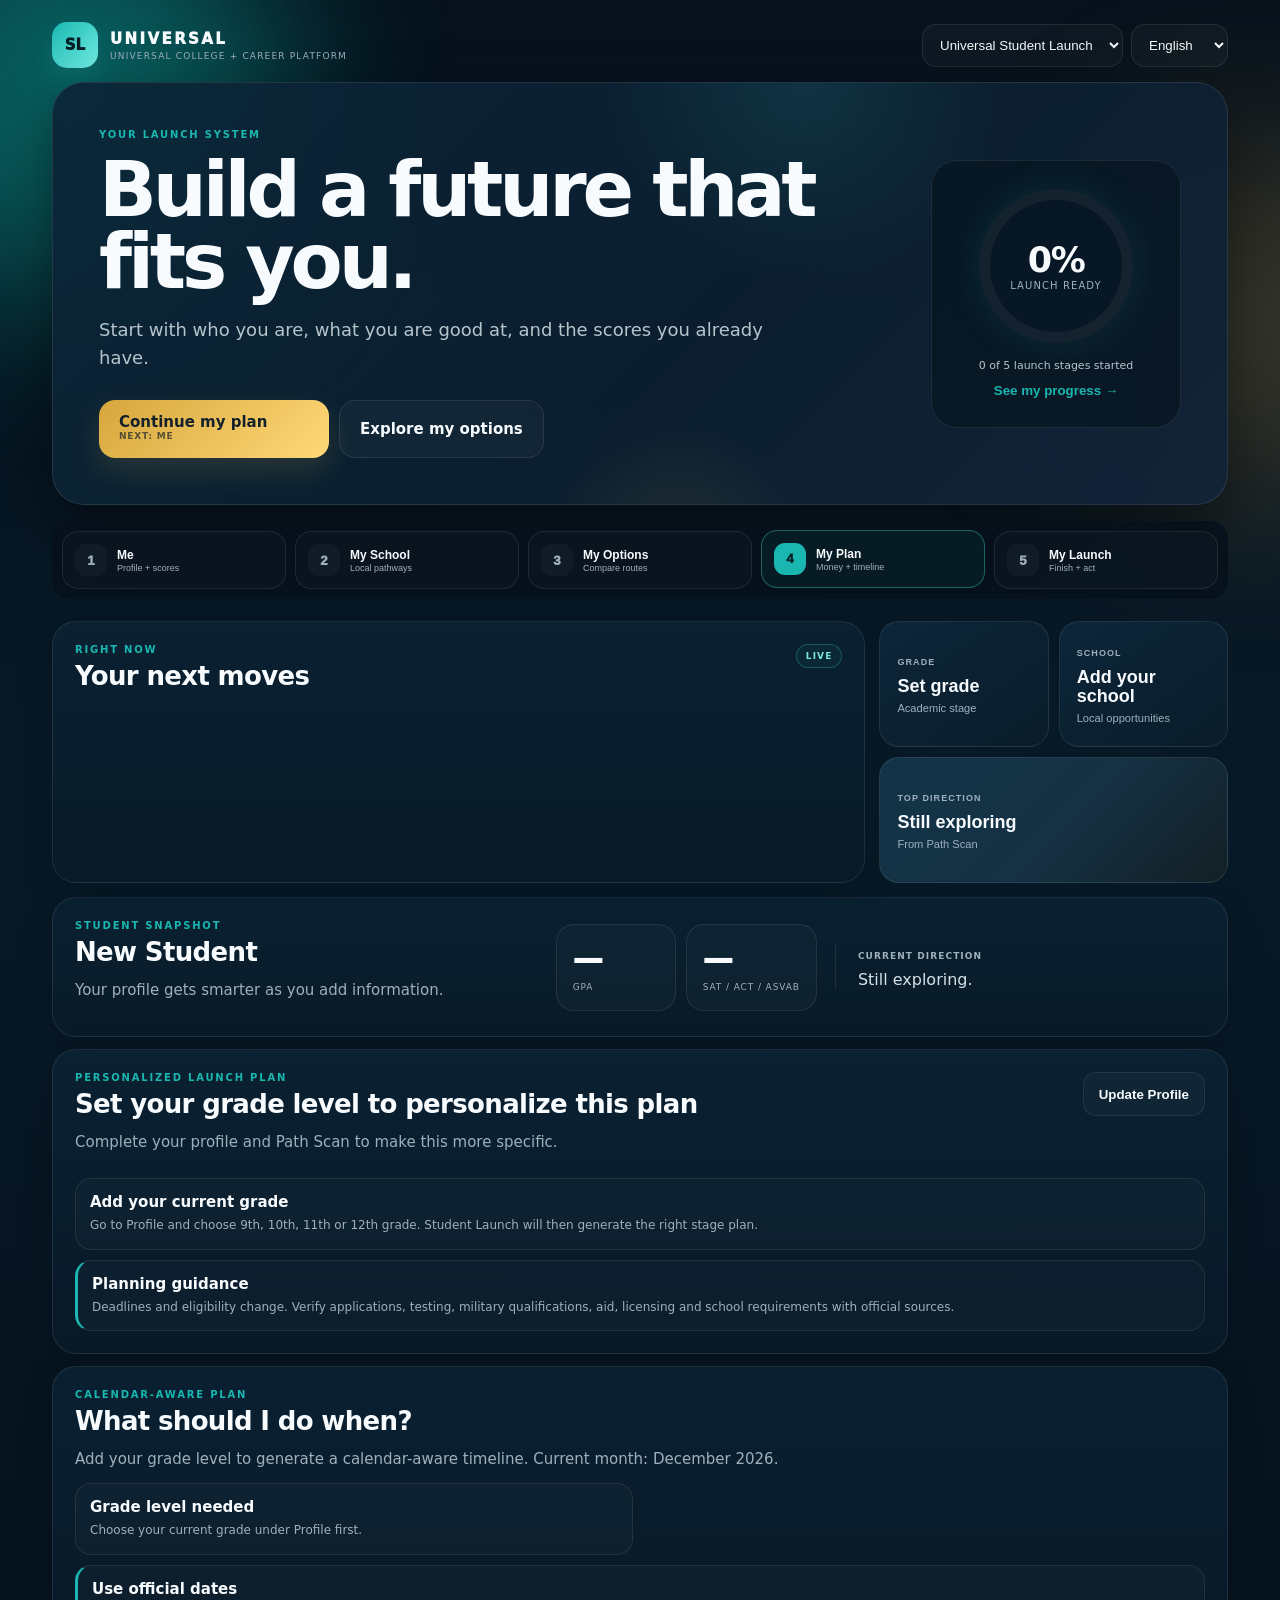
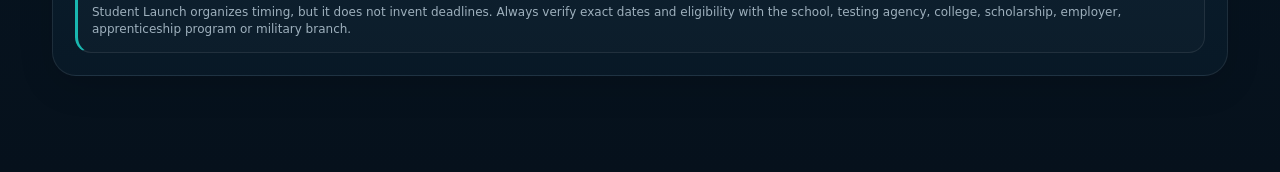
<file: index.html>
<!doctype html>
<html lang="en">
<head>
  <meta charset="utf-8">
  <meta name="viewport" content="width=device-width,initial-scale=1">
  <meta name="theme-color" content="#071725">
  <title>Student Launch</title>
  <link rel="stylesheet" href="styles.css">
</head>
<body>
  <div class="ambient ambientA"></div><div class="ambient ambientB"></div>
  <div class="appShell">
    <header class="topbar">
      <div class="brandLockup"><div class="brandMark">SL</div><div><div class="brand" id="brandName">STUDENT LAUNCH</div><div class="brandSub" id="brandSub">YOUR HIGH SCHOOL → YOUR NEXT MOVE</div></div></div>
      <div class="topActions"><select id="schoolSelect" aria-label="School edition"></select><select id="language"><option value="en">English</option><option value="es">Español</option></select></div>
    </header>

    <div class="edition" id="editionBanner"></div>

    <section class="hero heroV2">
      <div class="heroCopy">
        <div class="eyebrow">YOUR LAUNCH SYSTEM</div>
        <h1 id="journeyHeroTitle">Build a future that fits you.</h1>
        <p id="journeyHeroSub">Connect your strengths, school, options, money, and next steps in one plan.</p>
        <div class="heroActions">
          <button class="ctaMain" type="button" data-experience-action="continue"><span>Continue my plan</span><b id="nextStepLabel">Next: Me</b></button>
          <button class="ctaGhost" type="button" data-experience-action="explore">Explore my options</button>
        </div>
      </div>
      <div class="launchGauge">
        <div class="progressRing" id="progressRing" style="--progress:0deg"><div><strong id="progressPercent">0%</strong><span>Launch ready</span></div></div>
        <p id="progressLabel">0 of 5 launch stages started</p>
        <button class="miniLink" type="button" data-experience-action="progress">See my progress →</button>
      </div>
    </section>

    <nav class="journeyRail" id="journeyNav" aria-label="Student Launch journey">
      <button type="button" data-step="me"><span class="stepNo">1</span><span><b>Me</b><small>Profile + scores</small></span></button>
      <button type="button" data-step="school"><span class="stepNo">2</span><span><b>My School</b><small>Local pathways</small></span></button>
      <button type="button" data-step="options"><span class="stepNo">3</span><span><b>My Options</b><small>Compare routes</small></span></button>
      <button type="button" data-step="plan"><span class="stepNo">4</span><span><b>My Plan</b><small>Money + timeline</small></span></button>
      <button type="button" data-step="launch"><span class="stepNo">5</span><span><b>My Launch</b><small>Finish + act</small></span></button>
    </nav>

    <nav class="nav legacyNavHidden" id="nav">
      <button class="on" data-view="home">Mission</button><button data-view="profile">Profile</button><button data-view="academics">Academics</button><button data-view="school">School</button><button data-view="scan">Path Scan</button><button data-view="routes">Pathways</button><button data-view="colleges">Colleges</button><button data-view="funding">Funding</button><button data-view="resources">Resources</button><button data-view="setup">School Setup</button>
    </nav>

    <main>
      <section class="view on" id="home">
        <div class="homeGrid">
          <div class="panel missionPanel">
            <div class="panelTop"><div><div class="eyebrow">RIGHT NOW</div><h2>Your next moves</h2></div><span class="pulseDot">LIVE</span></div>
            <div class="list" id="queue"></div>
          </div>
          <div class="signalStack">
            <button class="signalCard" type="button" data-experience-action="academics"><span>GRADE</span><b id="homeGradeSignal">Set grade</b><small>Academic stage</small></button>
            <button class="signalCard" type="button" data-step="school"><span>SCHOOL</span><b id="homeSchoolSignal">Add your school</b><small>Local opportunities</small></button>
            <button class="signalCard featureSignal" type="button" data-experience-action="explore"><span>TOP DIRECTION</span><b id="homeDirectionSignal">Still exploring</b><small>From Path Scan</small></button>
          </div>
        </div>
        <div class="panel snapshotPanel">
          <div><div class="eyebrow">STUDENT SNAPSHOT</div><h2 id="snapName">New Student</h2><p class="muted">Your profile gets smarter as you add information.</p></div>
          <div class="stats"><div class="statBlock"><strong id="snapGpa">—</strong><span>GPA</span></div><div class="statBlock"><strong id="snapTest">—</strong><span>SAT / ACT / ASVAB</span></div></div>
          <div class="directionBlock"><span>CURRENT DIRECTION</span><p id="signal">Still exploring.</p></div>
        </div>
      </section>

      <section class="view" id="profile"><div class="sectionIntro"><div class="stepBadge">1</div><div><div class="eyebrow">ME</div><h2>Start with who you are.</h2><p>Your grade, interests, strengths, goals, and school give Student Launch the context it needs.</p></div></div><div class="panel"><div class="grid"><div class="field"><label>Name</label><input id="name"></div><div class="field"><label>Graduation year</label><input id="grad" placeholder="2027"></div><div class="field"><label>Home state</label><input id="state" placeholder="Georgia"></div><div class="field"><label>Possible education benefit?</label><select id="benefit"><option>No</option><option>Possible / Verify</option><option>Yes / Verify</option></select></div></div><div class="field"><label>Interests</label><textarea id="interests" placeholder="What do you like doing, learning, building, solving, or helping with?"></textarea></div><div class="field"><label>Financial goal</label><textarea id="goal" placeholder="Low debt, high income, stay close to home, start working fast..."></textarea></div><button class="btn primary" id="saveProfile">Save & continue</button></div></section>

      <section class="view" id="academics"><div class="sectionIntro"><div class="stepBadge">1</div><div><div class="eyebrow">ME · ACADEMICS</div><h2>Show what you’ve already built.</h2><p>Scores and rigor are planning signals—not labels.</p></div></div><div class="grid"><div class="panel"><div class="eyebrow">ACADEMIC RECORD</div><h2>Grades + rigor</h2><div class="grid"><div class="field"><label>Weighted GPA</label><input id="wgpa"></div><div class="field"><label>Unweighted GPA</label><input id="ugpa"></div><div class="field"><label>SAT</label><input id="sat"></div><div class="field"><label>ACT</label><input id="act"></div><div class="field"><label>AP Classes</label><input id="ap"></div><div class="field"><label>Honors Classes</label><input id="honors"></div><div class="field"><label>Dual Enrollment</label><input id="dual"></div><div class="field"><label>Class Rank</label><input id="rank"></div></div><button class="btn primary" id="saveAcad">Save academics</button></div><div class="panel"><div class="row"><div><div class="eyebrow">TRANSCRIPT BUILDER</div><h2>Course grades</h2></div><button class="btn" id="addCourse">+ Add course</button></div><div class="list" id="courses"></div></div></div></section>

      <section class="view" id="school"><div class="sectionIntro"><div class="stepBadge">2</div><div><div class="eyebrow" id="schoolEyebrow">MY SCHOOL</div><h2 id="schoolTitle">What can you use where you already are?</h2><p class="muted" id="schoolDesc"></p></div></div><div class="grid"><div class="panel"><div class="eyebrow">PROGRAMS + PATHWAYS</div><div class="list" id="schoolPrograms"></div></div><div class="panel"><div class="eyebrow">SCHOOL READINESS</div><h2>Official-system checklist</h2><div class="list" id="schoolChecklist"></div><div class="card notice" id="schoolCodeCard"></div></div></div></section>

      <section class="view" id="scan"><div class="sectionIntro"><div class="stepBadge">3</div><div><div class="eyebrow">MY OPTIONS</div><h2>Find directions worth exploring.</h2><p>Interests + academics + school opportunities + route preferences come together here.</p></div></div><div class="panel"><div id="scanQuestions"></div><button class="btn primary largeBtn" id="runScan">Analyze my paths</button><div class="list" id="scanResults"></div></div></section>

      <section class="view" id="routes"><div class="sectionIntro"><div class="stepBadge">3</div><div><div class="eyebrow">MY OPTIONS · ROUTES</div><h2>There is more than one good way forward.</h2><p>Compare college, trade, military, work, entrepreneurship, certifications, and hybrid routes.</p></div></div><div class="grid"><div class="panel"><div class="eyebrow">COMPARE ROUTES</div><div class="list" id="routeList"></div></div><div class="panel stickyPanel"><div class="eyebrow">MY SHORTLIST</div><h2>Routes I’m considering</h2><div class="list" id="selectedRoutes"></div></div></div></section>

      <section class="view" id="colleges"><div class="sectionIntro"><div class="stepBadge">3</div><div><div class="eyebrow">MY OPTIONS · SCHOOLS + TRAINING</div><h2>Compare fit before prestige.</h2><p>Use programs, cost, outcomes, and fit—not just a famous name.</p></div></div><div class="grid" id="schools"></div></section>

      <section class="view" id="funding"><div class="sectionIntro"><div class="stepBadge">4</div><div><div class="eyebrow">MY PLAN · MONEY</div><h2>Know the cost before you commit.</h2><p>Stack grants, scholarships, benefits, work support, and lower-cost routes.</p></div></div><div class="grid"><div class="panel"><div class="eyebrow">FUNDING STACK</div><div class="list" id="fundList"></div></div><div class="panel"><div class="eyebrow">NET COST</div><h2>Simple annual estimate</h2><div class="field"><label>Annual cost</label><input id="cost"></div><div class="field"><label>Scholarships / grants</label><input id="scholar"></div><div class="field"><label>Other benefits</label><input id="benefits"></div><div class="netCostCard"><span>ESTIMATED REMAINING ANNUAL COST</span><div class="big" id="net">$—</div></div></div></div></section>

      <section class="view" id="resources"><div class="sectionIntro"><div class="stepBadge">5</div><div><div class="eyebrow">MY LAUNCH</div><h2>Use Student Launch to plan. Use official systems to act.</h2><p>Applications, aid, military qualification, enrollment, and eligibility always get verified at the source.</p></div></div><div class="grid"><div class="panel"><div class="eyebrow">OFFICIAL RESOURCES</div><div class="resources" id="resourceList"></div></div><div class="panel"><div class="eyebrow">PRIVACY + HANDOFF</div><div class="privacyCard"><b>Private by default</b><p>Student-entered information stays in this browser unless the student chooses to export it.</p></div><div class="card"><b>Planning layer</b><p>Student Launch does not replace counselors, transcripts, FAFSA, district tools, official college portals, or school systems.</p></div></div></div></section>

      <section class="view adminOnly" id="setup"><div class="sectionIntro"><div class="stepBadge">A</div><div><div class="eyebrow">ADMIN</div><h2>Configure a school edition.</h2></div></div><div class="grid"><div class="panel"><div class="grid"><div class="field"><label>School name</label><input id="cfgName"></div><div class="field"><label>Short name</label><input id="cfgShort"></div><div class="field"><label>District</label><input id="cfgDistrict"></div><div class="field"><label>State</label><input id="cfgState"></div><div class="field"><label>Primary color</label><input id="cfgPrimary" placeholder="#19B7B0"></div><div class="field"><label>Accent color</label><input id="cfgAccent" placeholder="#D6A63C"></div><div class="field"><label>School code</label><input id="cfgCode"></div><div class="field"><label>Supported languages</label><input id="cfgLangs" placeholder="English, Spanish"></div></div><div class="field"><label>Programs / pathways</label><textarea id="cfgPrograms"></textarea></div><div class="field"><label>Official resources</label><textarea id="cfgResources"></textarea></div><div class="field"><label>Readiness checklist</label><textarea id="cfgChecklist"></textarea></div><div class="field"><label>Pilot disclaimer</label><textarea id="cfgDisclaimer"></textarea></div><div class="actions"><button class="btn primary" id="saveSchool">Save School Edition</button><button class="btn" id="resetSchool">Load Current Into Form</button></div></div><div class="panel"><div class="eyebrow">PREVIEW</div><div id="setupPreview" class="list"></div></div></div></section>
    </main>
  </div>
  <script src="app.js"></script>
  <script src="student-profile-enhancements.js"></script>
  <script src="school-pathway-lookup.js"></script>
  <script src="georgia-pathway-layer.js"></script>
  <script src="path-scan-school-match.js"></script>
  <script src="path-scan-readiness.js"></script>
  <script src="grade-action-plan.js"></script>
  <script src="calendar-launch-plan.js"></script>
  <script src="student-experience-v2.js"></script>
  <script src="button-fixes.js"></script>
</body>
</html>
</file>
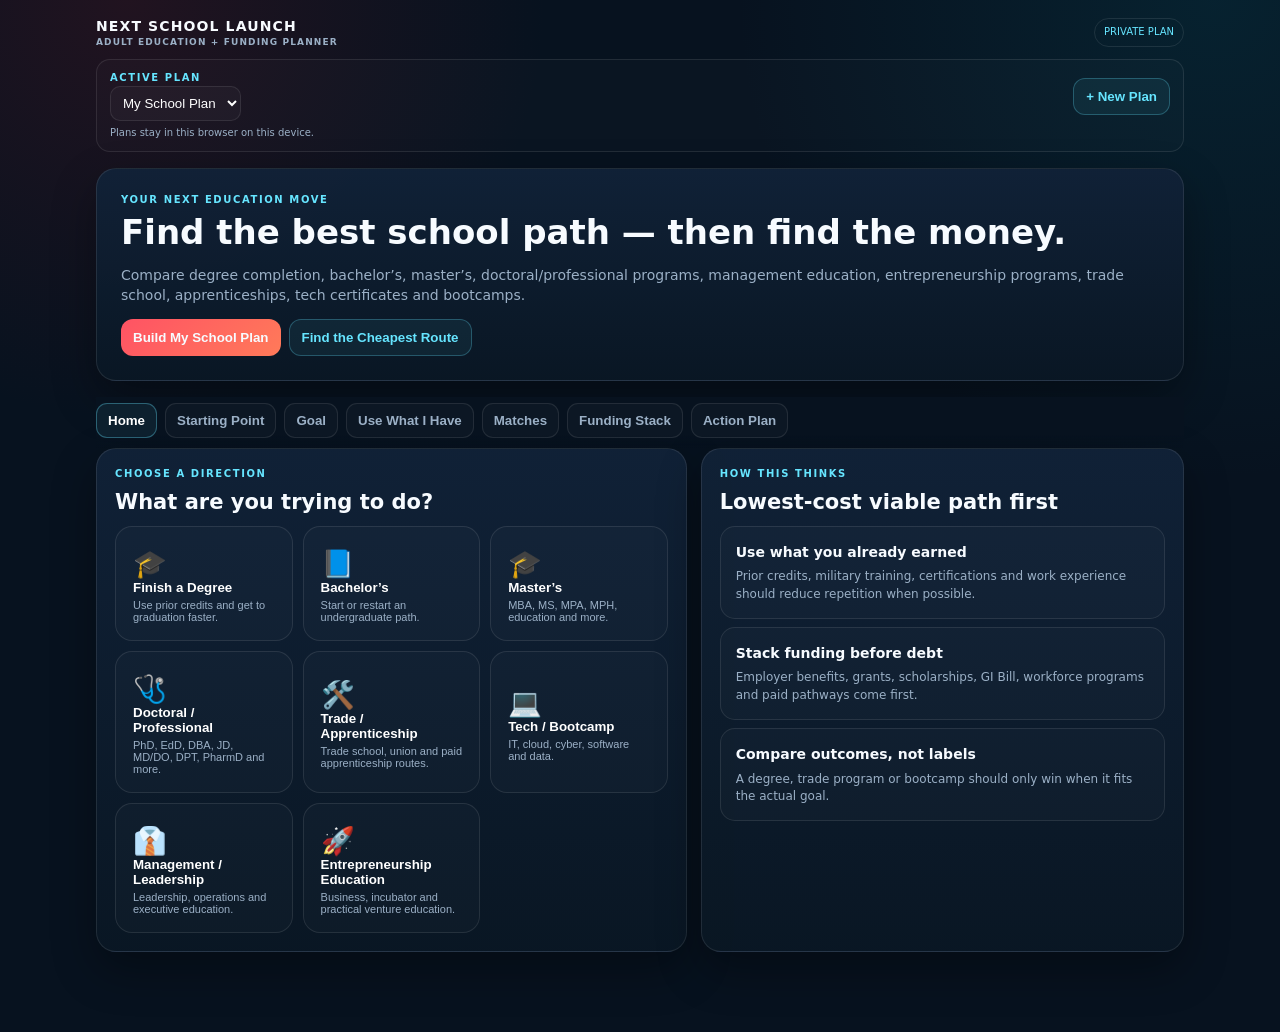
<file: adult-school/index.html>
<!doctype html><html lang="en"><head><meta charset="utf-8"><meta name="viewport" content="width=device-width,initial-scale=1"><title>Next School Launch</title><meta name="theme-color" content="#07121f"><style>:root{--bg:#07121f;--p:#0d1b2b;--p2:#11243a;--t:#f7fbff;--m:#9bb0c6;--c:#66e5ff;--r:#ff5364;--g:#76e5ae;--y:#f4c969;--l:#ffffff18}*{box-sizing:border-box}body{margin:0;background:radial-gradient(circle at 10% 0,#55152155,transparent 27%),radial-gradient(circle at 95% 0,#064d5d44,transparent 30%),var(--bg);color:var(--t);font:14px/1.45 system-ui,-apple-system,Segoe UI,sans-serif}.app{max-width:1120px;margin:auto;padding:16px 16px 80px}.top{display:flex;justify-content:space-between;gap:12px;align-items:center}.brand{font-weight:900;letter-spacing:.08em}.brand small{display:block;color:var(--m);font-size:9px}.badge{border:1px solid var(--l);padding:6px 9px;border-radius:999px;color:var(--c);font-size:10px}.hero,.panel{border:1px solid var(--l);border-radius:20px;background:linear-gradient(180deg,#112238ef,#0a1724ef);box-shadow:0 18px 45px #0005}.hero{padding:24px;margin:16px 0}.k{font-size:10px;color:var(--c);text-transform:uppercase;letter-spacing:.16em;font-weight:900}h1{font-size:34px;line-height:1.05;margin:7px 0 9px}h2{font-size:21px;margin:5px 0 9px}.muted{color:var(--m)}.actions,.opts{display:flex;gap:8px;flex-wrap:wrap;margin-top:14px}.btn,.opt{border:1px solid var(--l);background:#ffffff08;color:var(--t);padding:10px 12px;border-radius:12px;font-weight:800}.btn.primary{background:linear-gradient(135deg,var(--r),#ff7a59);border:0}.btn.cyan{color:var(--c);border-color:#66e5ff44;background:#66e5ff10}.nav{display:flex;gap:8px;overflow:auto;position:sticky;top:0;z-index:10;padding:6px 0 10px;background:linear-gradient(var(--bg) 75%,transparent)}.nav button{white-space:nowrap;border:1px solid var(--l);background:#ffffff06;color:var(--m);padding:9px 11px;border-radius:11px;font-weight:800}.nav button.on{color:white;border-color:#66e5ff55;background:#66e5ff12}.view{display:none}.view.on{display:block}.grid{display:grid;grid-template-columns:1.1fr .9fr;gap:14px}.panel{padding:18px}.cards{display:grid;grid-template-columns:repeat(3,1fr);gap:10px}.card{padding:15px;border:1px solid var(--l);border-radius:15px;background:#ffffff05}.card b{display:block}.card p{margin:6px 0 0;color:var(--m);font-size:12px}.goal{padding:17px;text-align:left;border:1px solid var(--l);border-radius:17px;background:#ffffff05;color:white}.goal.sel,.goal:hover{border-color:#66e5ff55;background:linear-gradient(135deg,#ff536415,#66e5ff12)}.goal .i{font-size:27px}.goal b,.goal span{display:block}.goal span{color:var(--m);font-size:11px;margin-top:4px}.form{display:grid;grid-template-columns:1fr 1fr;gap:10px}.f label{display:block;color:var(--m);font-size:9px;text-transform:uppercase;letter-spacing:.08em;margin-bottom:5px}.f input,.f select,.f textarea{width:100%;border:1px solid var(--l);background:#ffffff07;color:white;border-radius:11px;padding:10px}.f select option{color:#111}.f textarea{min-height:86px}.row{display:flex;justify-content:space-between;gap:8px;align-items:center}.routegrid{display:grid;grid-template-columns:repeat(3,1fr);gap:10px}.route{padding:14px;border:1px solid var(--l);border-radius:15px;background:#ffffff05}.route p{color:var(--m);font-size:11px}.tag{display:inline-block;margin:3px 3px 0 0;padding:5px 7px;border:1px solid var(--l);border-radius:999px;font-size:9px}.money{font-size:30px;font-weight:900}.bar{height:12px;background:#ffffff0a;border-radius:999px;overflow:hidden;margin:8px 0}.bar>div{height:100%;background:linear-gradient(90deg,var(--g),var(--c))}.mission{display:flex;gap:10px;padding:12px;border:1px solid var(--l);border-radius:14px;background:#ffffff05;margin-top:8px}.num{width:28px;height:28px;border-radius:9px;display:grid;place-items:center;background:#66e5ff14;color:var(--c);font-weight:900;flex:0 0 auto}.mission span{display:block;color:var(--m);font-size:11px}.private{margin:10px 0;padding:11px 13px;border:1px solid var(--l);border-radius:14px;background:#ffffff04}.private select{background:#ffffff07;color:white;border:1px solid var(--l);border-radius:10px;padding:8px}.private select option{color:#111}@media(max-width:820px){.grid,.cards,.routegrid,.form{grid-template-columns:1fr}h1{font-size:29px}}</style></head><body><div class="app"><div class="top"><div class="brand">NEXT SCHOOL LAUNCH<small>ADULT EDUCATION + FUNDING PLANNER</small></div><span class="badge">PRIVATE PLAN</span></div><div class="private"><div class="row"><div><div class="k">Active plan</div><select id="plans"></select></div><button class="btn cyan" onclick="newPlan()">+ New Plan</button></div><div class="muted" style="font-size:10px;margin-top:5px">Plans stay in this browser on this device.</div></div><section class="hero"><div class="k">Your next education move</div><h1>Find the best school path — then find the money.</h1><p class="muted">Compare degree completion, bachelor’s, master’s, doctoral/professional programs, management education, entrepreneurship programs, trade school, apprenticeships, tech certificates and bootcamps.</p><div class="actions"><button class="btn primary" onclick="go('start')">Build My School Plan</button><button class="btn cyan" onclick="go('funding')">Find the Cheapest Route</button></div></section><nav class="nav"><button class="on" data-v="home">Home</button><button data-v="start">Starting Point</button><button data-v="goal">Goal</button><button data-v="credits">Use What I Have</button><button data-v="match">Matches</button><button data-v="funding">Funding Stack</button><button data-v="plan">Action Plan</button></nav><section id="home" class="view on"><div class="grid"><div class="panel"><div class="k">Choose a direction</div><h2>What are you trying to do?</h2><div class="cards" id="homeGoals"></div></div><div class="panel"><div class="k">How this thinks</div><h2>Lowest-cost viable path first</h2><div class="card"><b>Use what you already earned</b><p>Prior credits, military training, certifications and work experience should reduce repetition when possible.</p></div><div class="card" style="margin-top:8px"><b>Stack funding before debt</b><p>Employer benefits, grants, scholarships, GI Bill, workforce programs and paid pathways come first.</p></div><div class="card" style="margin-top:8px"><b>Compare outcomes, not labels</b><p>A degree, trade program or bootcamp should only win when it fits the actual goal.</p></div></div></div></section><section id="start" class="view"><div class="grid"><div class="panel"><div class="k">Starting Point</div><h2>Where are you now?</h2><div class="form"><div class="f"><label>Plan name</label><input id="name" placeholder="My next move"></div><div class="f"><label>Age range</label><select id="age"><option>18–24</option><option>25–34</option><option>35–44</option><option>45–54</option><option>55+</option></select></div><div class="f"><label>Highest education</label><select id="edu"><option>High school / GED</option><option>Some college</option><option>Associate degree</option><option>Bachelor’s degree</option><option>Master’s degree</option><option>Doctoral / professional</option></select></div><div class="f"><label>Approx. credits earned</label><input id="creditsNow" type="number" min="0"></div><div class="f"><label>Work status</label><select id="work"><option>Working full time</option><option>Working part time</option><option>Not working</option><option>Self-employed</option><option>Active duty military</option></select></div><div class="f"><label>Need to keep working?</label><select id="keep"><option>Yes</option><option>Prefer to</option><option>No</option></select></div><div class="f"><label>Format</label><select id="format"><option>Online</option><option>Hybrid</option><option>In person</option><option>Any</option></select></div><div class="f"><label>Max out-of-pocket / year</label><input id="budget" type="number" placeholder="5000"></div></div><div class="f" style="margin-top:10px"><label>Current job / skills</label><textarea id="skills"></textarea></div><div class="f" style="margin-top:10px"><label>What do you want school to change?</label><textarea id="outcome"></textarea></div><button class="btn primary" style="margin-top:12px" onclick="saveStart()">Save & Continue</button></div><div class="panel"><div class="k">Reality Check</div><h2>Adult-school rule</h2><div class="card"><b>Do not chase the most impressive credential.</b><p>Choose the shortest defensible route that fits the target role, schedule, accreditation/licensure needs and funding reality.</p></div></div></div></section><section id="goal" class="view"><div class="panel"><div class="k">Education Goal</div><h2>Choose the destination</h2><div class="cards" id="goalCards"></div><div class="form" style="margin-top:12px"><div class="f"><label>Field / subject</label><input id="field" placeholder="Healthcare administration, cybersecurity, business..."></div><div class="f"><label>Target role / outcome</label><input id="role" placeholder="Hospital administrator, electrician, MBA..."></div></div><button class="btn primary" style="margin-top:12px" onclick="saveGoal()">Build Matches</button></div></section><section id="credits" class="view"><div class="grid"><div class="panel"><div class="k">Use What I Already Have</div><h2>Do not start over</h2><div class="form"><div class="f"><label>Prior college credits</label><input id="prior" type="number"></div><div class="f"><label>Military / JST</label><select id="mil"><option>None</option><option>Yes — needs evaluation</option></select></div><div class="f"><label>Certifications</label><input id="certs"></div><div class="f"><label>Professional licenses</label><input id="licenses"></div></div><button class="btn primary" style="margin-top:12px" onclick="saveCredits()">Save Credit Profile</button></div><div class="panel"><div class="k">Opportunity</div><h2>Potential time saver</h2><div class="card" id="creditResult"><p>Add prior credits and experience to make transfer policy a ranking factor.</p></div></div></div></section><section id="match" class="view"><div class="panel"><div class="k">Program Match</div><h2>Your strongest route types</h2><p class="muted">Planning guidance only. Verify admissions, accreditation, licensure, transfer policy, tuition and benefit eligibility before enrollment.</p><div class="routegrid" id="routes"></div></div></section><section id="funding" class="view"><div class="grid"><div class="panel"><div class="k">Funding Stack</div><h2>Find money before debt</h2><div class="form"><div class="f"><label>Program cost</label><input id="cost" type="number" value="20000"></div><div class="f"><label>Employer benefit</label><input id="employer" type="number" value="0"></div><div class="f"><label>Grants / scholarships</label><input id="grants" type="number" value="0"></div><div class="f"><label>GI Bill / VA benefit</label><input id="va" type="number" value="0"></div><div class="f"><label>Workforce / state funding</label><input id="workforce" type="number" value="0"></div><div class="f"><label>Paid training offset</label><input id="paid" type="number" value="0"></div></div><div class="opts"><button class="opt">FAFSA / federal aid</button><button class="opt">Employer tuition benefit</button><button class="opt">Scholarships / grants</button><button class="opt">GI Bill / veteran benefits</button><button class="opt">Military spouse / dependent benefits</button><button class="opt">Workforce funding</button><button class="opt">Paid apprenticeship</button></div><button class="btn primary" onclick="calc()">Build My Funding Stack</button></div><div class="panel"><div class="k">Estimated Gap</div><div class="money" id="gap">$20,000</div><div class="bar"><div id="fill" style="width:0"></div></div><p class="muted" id="coverage">0% covered</p><div id="fundSummary"></div></div></div></section><section id="plan" class="view"><div class="grid"><div class="panel"><div class="k">Action Plan</div><h2>Your next moves</h2><div id="missions"></div></div><div class="panel"><div class="k">Decision Summary</div><h2 id="sumGoal">Build your plan first</h2><div class="card" id="sum"><p>Your selected route and funding gap will appear here.</p></div><button class="btn cyan" style="margin-top:12px" onclick="go('funding')">Reduce My Cost</button></div></div></section></div><script>const KEY='nextSchoolLaunchPagesV1';const G=[['Finish a Degree','🎓','Use prior credits and get to graduation faster.'],['Bachelor’s','📘','Start or restart an undergraduate path.'],['Master’s','🎓','MBA, MS, MPA, MPH, education and more.'],['Doctoral / Professional','🩺','PhD, EdD, DBA, JD, MD/DO, DPT, PharmD and more.'],['Trade / Apprenticeship','🛠️','Trade school, union and paid apprenticeship routes.'],['Tech / Bootcamp','💻','IT, cloud, cyber, software and data.'],['Management / Leadership','👔','Leadership, operations and executive education.'],['Entrepreneurship Education','🚀','Business, incubator and practical venture education.']];let db=JSON.parse(localStorage.getItem(KEY)||'null')||{active:'p1',plans:{p1:{name:'My School Plan',goal:''}}};const p=()=>db.plans[db.active];function persist(){localStorage.setItem(KEY,JSON.stringify(db));render()}function go(id){document.querySelectorAll('.view').forEach(x=>x.classList.remove('on'));document.getElementById(id).classList.add('on');document.querySelectorAll('.nav button').forEach(b=>b.classList.toggle('on',b.dataset.v===id));scrollTo({top:0,behavior:'smooth'})}document.querySelectorAll('.nav button').forEach(b=>b.onclick=()=>go(b.dataset.v));function newPlan(){let id='p'+Date.now();db.plans[id]={name:'New School Plan',goal:''};db.active=id;persist();go('start')}function choose(g){p().goal=g;persist();go('goal')}function saveStart(){['name','age','edu','creditsNow','work','keep','format','budget','skills','outcome'].forEach(id=>p()[id]=document.getElementById(id).value);persist();go('goal')}function saveGoal(){p().field=field.value;p().role=role.value;persist();buildRoutes();go('match')}function saveCredits(){p().prior=+prior.value||0;p().mil=mil.value;p().certs=certs.value;p().licenses=licenses.value;persist();go('credits')}function fmt(n){return '$'+Math.max(0,Math.round(n)).toLocaleString()}function routeData(){let g=p().goal||'';if(g.includes('Trade'))return[['Paid apprenticeship','2–5 years','Low / often paid',95],['Technical college diploma','6–24 months','Low–moderate',89],['Employer-sponsored training','Varies','Potentially $0',92]];if(g.includes('Tech'))return[['Employer-funded certificate','3–12 months','Low',94],['Community college tech certificate','6–18 months','Low–moderate',91],['Selective bootcamp','3–9 months','Moderate–high',78]];if(g.includes('Master'))return[['Employer-partner master’s','1–3 years','Potentially low',96],['Public online master’s','1–3 years','Moderate',93],['Accelerated professional master’s','10–18 months','Moderate–high',84]];if(g.includes('Doctoral'))return[['Funded doctoral program','4–7 years','Potential stipend',97],['Professional doctorate','2–5 years','High',86],['Part-time applied doctorate','3–6 years','Moderate–high',82]];if(g.includes('Finish'))return[['Transfer-friendly public university','1–3 years','Low–moderate',97],['Online degree-completion program','1–3 years','Moderate',94],['Competency-based degree','6–30 months','Low–moderate',90]];return[['Employer-funded partner school','Varies','Potentially low',96],['Public in-state program','Varies','Lower',93],['Flexible online/hybrid program','Varies','Moderate',90]]}function buildRoutes(){routes.innerHTML=routeData().map((x,i)=>`<div class="route"><div class="k">Path ${i+1}</div><h3>${x[0]}</h3><p>Compare this route against your schedule, target role and funding.</p><span class="tag">Time: ${x[1]}</span><span class="tag">Cost: ${x[2]}</span><span class="tag">Fit: ${x[3]}/100</span><div class="actions"><button class="btn cyan" onclick="selectRoute('${x[0].replaceAll("'","\\'")}')">Choose</button><button class="btn" onclick="go('funding')">Fund it</button></div></div>`).join('')}function selectRoute(r){p().route=r;persist();buildPlan();go('plan')}function calc(){let f={cost:+cost.value||0,employer:+employer.value||0,grants:+grants.value||0,va:+va.value||0,workforce:+workforce.value||0,paid:+paid.value||0};p().fund=f;let c=f.employer+f.grants+f.va+f.workforce+f.paid,g=f.cost-c,pct=f.cost?Math.min(100,c/f.cost*100):0;gap.textContent=fmt(g);fill.style.width=pct+'%';coverage.textContent=Math.round(pct)+'% covered by entered funding';fundSummary.innerHTML=`<div class="card"><b>Funding entered</b><p>Employer ${fmt(f.employer)} · Grants ${fmt(f.grants)} · GI Bill/VA ${fmt(f.va)} · Workforce ${fmt(f.workforce)} · Paid training ${fmt(f.paid)}</p></div>`;persist();buildPlan()}function buildPlan(){let x=p(),f=x.fund||{},gapv=(f.cost||0)-((f.employer||0)+(f.grants||0)+(f.va||0)+(f.workforce||0)+(f.paid||0));let m=[['Request records','Get transcripts, JST/military records, certifications and licenses needed for evaluation.'],['Verify the route',`Confirm prerequisites, accreditation/licensure fit and transfer rules for ${x.route||x.goal||'your target program'}.`],['Run funding first','Check employer benefits, FAFSA where applicable, grants, scholarships, GI Bill/VA benefits, workforce funding and paid pathways.'],['Compare net cost','Compare at least three credible programs by remaining out-of-pocket cost, not sticker price.'],['Apply in the right order','Handle time-sensitive benefits and scholarships before borrowing whenever rules require it.']];missions.innerHTML=m.map((a,i)=>`<div class="mission"><div class="num">${i+1}</div><div><b>${a[0]}</b><span>${a[1]}</span></div></div>`).join('');sumGoal.textContent=x.goal||'Your School Plan';sum.innerHTML=`<b>${x.route||'Route not selected yet'}</b><p>${x.field?'Field: '+x.field+'. ':''}${x.role?'Target: '+x.role+'. ':''}${f.cost?'Estimated remaining gap: '+fmt(gapv)+'.':''}</p>`}function render(){plans.innerHTML=Object.entries(db.plans).map(([id,x])=>`<option value="${id}" ${id===db.active?'selected':''}>${x.name||'School Plan'}</option>`).join('');plans.onchange=()=>{db.active=plans.value;persist()};let x=p();homeGoals.innerHTML=G.map(a=>`<button class="goal ${x.goal===a[0]?'sel':''}" onclick="choose('${a[0].replaceAll("'","\\'")}')"><span class="i">${a[1]}</span><b>${a[0]}</b><span>${a[2]}</span></button>`).join('');goalCards.innerHTML=homeGoals.innerHTML;['name','age','edu','creditsNow','work','keep','format','budget','skills','outcome'].forEach(id=>{if(x[id]!=null)document.getElementById(id).value=x[id]});field.value=x.field||'';role.value=x.role||'';prior.value=x.prior||x.creditsNow||0;certs.value=x.certs||'';licenses.value=x.licenses||'';creditResult.innerHTML=(+x.prior||+x.creditsNow)?`<b>${+x.prior||+x.creditsNow} prior credits entered</b><p>Make transfer-credit policy a major ranking factor and request official evaluations before committing.</p>`:'<p>Add prior credits and experience to make transfer policy a ranking factor.</p>';buildRoutes();if(x.fund){cost.value=x.fund.cost||0;employer.value=x.fund.employer||0;grants.value=x.fund.grants||0;va.value=x.fund.va||0;workforce.value=x.fund.workforce||0;paid.value=x.fund.paid||0}buildPlan()}render();calc();</script></body></html>
</file>
<file: styles.css>
:root{--bg:#06111c;--bg2:#0a1d2d;--panel:#0c2233;--panel2:#102c40;--primary:#35d0c5;--primary2:#1aa79f;--accent:#f4c95d;--accent2:#f08e5d;--text:#f7fbfd;--muted:#9eb0bd;--line:#ffffff16;--shadow:0 22px 60px #0007;--radius:24px}*{box-sizing:border-box}html{scroll-behavior:smooth}body{margin:0;min-height:100vh;background:linear-gradient(180deg,#06111c 0%,#071927 45%,#06111c 100%);color:var(--text);font:15px Inter,ui-sans-serif,system-ui,-apple-system,BlinkMacSystemFont,"Segoe UI",sans-serif;overflow-x:hidden}.ambient{position:fixed;pointer-events:none;filter:blur(90px);opacity:.45;border-radius:999px;z-index:-1}.ambientA{width:420px;height:420px;background:#0bbeb0;left:-140px;top:-120px}.ambientB{width:380px;height:380px;background:#f2b84b;right:-160px;top:130px;opacity:.2}.appShell{max-width:1220px;margin:auto;padding:22px 22px 96px}.topbar{display:flex;align-items:center;justify-content:space-between;gap:18px;margin-bottom:14px}.brandLockup{display:flex;align-items:center;gap:12px}.brandMark{display:grid;place-items:center;width:46px;height:46px;border-radius:15px;background:linear-gradient(135deg,var(--primary),#73eee5);color:#042029;font-weight:950;box-shadow:0 12px 30px #24c8be2b}.brand{font-size:15px;font-weight:950;letter-spacing:.16em}.brandSub{margin-top:3px;font-size:9px;color:var(--muted);letter-spacing:.13em}.topActions{display:flex;gap:8px;flex-wrap:wrap}.topActions select,.field input,.field textarea,.field select{background:#ffffff08;border:1px solid var(--line);color:var(--text);border-radius:14px;padding:12px 13px;outline:none;transition:border-color .16s ease,background .16s ease,box-shadow .16s ease}.topActions select:focus,.field input:focus,.field textarea:focus,.field select:focus{border-color:#35d0c577;box-shadow:0 0 0 4px #35d0c512;background:#ffffff0d}.topActions select option,.field select option{color:#111}.edition{display:none}.heroV2{display:grid;grid-template-columns:minmax(0,1.55fr) minmax(250px,.45fr);gap:34px;align-items:center;min-height:420px;padding:46px;border:1px solid #ffffff18;border-radius:32px;background:linear-gradient(135deg,#0b2638f2 0%,#0b1f30f4 55%,#132338f0 100%);box-shadow:var(--shadow);position:relative;overflow:hidden}.heroV2:before{content:"";position:absolute;width:420px;height:420px;border-radius:50%;background:radial-gradient(circle,#35d0c51e 0%,transparent 68%);right:18%;top:-210px}.heroV2:after{content:"";position:absolute;width:260px;height:260px;border-radius:50%;background:radial-gradient(circle,#f4c95d18 0%,transparent 70%);left:42%;bottom:-180px}.heroCopy,.launchGauge{position:relative;z-index:1}.eyebrow{font-size:10px;font-weight:900;text-transform:uppercase;letter-spacing:.18em;color:var(--primary)}.heroV2 h1{max-width:760px;font-size:clamp(44px,6.3vw,76px);line-height:.95;letter-spacing:-.055em;margin:14px 0 18px}.heroV2 p{max-width:710px;color:#b6c4cc;font-size:18px;line-height:1.55;margin:0}.heroActions{display:flex;gap:10px;flex-wrap:wrap;margin-top:28px}.ctaMain,.ctaGhost{border:0;border-radius:16px;min-height:58px;padding:13px 20px;font:inherit;font-weight:900;cursor:pointer}.ctaMain{display:flex;flex-direction:column;align-items:flex-start;min-width:230px;background:linear-gradient(135deg,var(--accent),#ffd978);color:#14202a;box-shadow:0 12px 30px #f4c95d22}.ctaMain b{font-size:9px;letter-spacing:.09em;text-transform:uppercase;opacity:.68}.ctaGhost{border:1px solid var(--line);background:#ffffff08;color:var(--text)}.launchGauge{display:flex;flex-direction:column;align-items:center;justify-content:center;padding:28px 18px;border-radius:26px;background:#04111c88;border:1px solid var(--line);backdrop-filter:blur(14px)}.progressRing{--progress:0deg;width:154px;height:154px;border-radius:50%;padding:11px;background:conic-gradient(var(--primary) var(--progress),#ffffff0c 0);box-shadow:0 0 40px #35d0c51c}.progressRing>div{width:100%;height:100%;border-radius:50%;display:flex;flex-direction:column;align-items:center;justify-content:center;background:#071725}.progressRing strong{font-size:35px;letter-spacing:-.04em}.progressRing span{color:var(--muted);font-size:10px;text-transform:uppercase;letter-spacing:.11em}.launchGauge p{font-size:11px;margin:14px 0 8px;text-align:center}.miniLink{border:0;background:none;color:var(--primary);font-weight:900;cursor:pointer}.journeyRail{display:grid;grid-template-columns:repeat(5,1fr);gap:9px;margin:16px 0 22px;position:sticky;top:0;z-index:20;padding:10px;background:#06111ce8;backdrop-filter:blur(18px);border-radius:18px}.journeyRail button{display:flex;align-items:center;gap:10px;text-align:left;border:1px solid var(--line);background:#ffffff05;color:var(--text);padding:12px;border-radius:16px;cursor:pointer;transition:.16s ease}.journeyRail button:hover,.journeyRail button.on{border-color:#35d0c566;background:#35d0c50e;transform:translateY(-1px)}.journeyRail .stepNo{display:grid;place-items:center;flex:0 0 32px;height:32px;border-radius:11px;background:#ffffff08;color:var(--muted);font-weight:950}.journeyRail button.on .stepNo{background:var(--primary);color:#05232b}.journeyRail b{display:block;font-size:12px}.journeyRail small{display:block;color:var(--muted);font-size:9px;margin-top:1px}.legacyNavHidden{display:none!important}.view{display:none}.view.on{display:block}.homeGrid{display:grid;grid-template-columns:minmax(0,1.4fr) minmax(260px,.6fr);gap:14px}.panel{border:1px solid var(--line);background:linear-gradient(180deg,#0b2233e8,#091a28e8);border-radius:var(--radius);padding:22px;box-shadow:0 10px 35px #0002}.panel h2{font-size:26px;line-height:1.08;letter-spacing:-.025em;margin:7px 0 12px}.panelTop,.row{display:flex;justify-content:space-between;align-items:flex-start;gap:10px;flex-wrap:wrap}.pulseDot{font-size:9px;font-weight:900;letter-spacing:.12em;color:#7be7df;border:1px solid #35d0c54a;background:#35d0c50c;border-radius:999px;padding:6px 9px}.signalStack{display:grid;grid-template-columns:1fr 1fr;gap:10px}.signalCard{min-height:126px;border:1px solid var(--line);border-radius:20px;padding:17px;text-align:left;background:linear-gradient(145deg,#0c2639,#0a1c2a);color:var(--text);cursor:pointer}.signalCard span,.directionBlock span,.netCostCard span{font-size:9px;font-weight:900;letter-spacing:.12em;color:var(--muted)}.signalCard b{display:block;font-size:18px;margin:9px 0 4px;line-height:1.05}.signalCard small{color:var(--muted)}.featureSignal{grid-column:1/-1;background:linear-gradient(135deg,#123448,#153143 54%,#4c3e2430)}.snapshotPanel{display:grid;grid-template-columns:1fr auto minmax(280px,.8fr);align-items:center;gap:18px;margin-top:14px}.stats{display:flex;gap:10px}.statBlock{min-width:120px;border-radius:18px;padding:16px;background:#ffffff06;border:1px solid var(--line)}.statBlock strong,.big{display:block;font-size:30px;font-weight:950}.statBlock span{font-size:9px;color:var(--muted);letter-spacing:.1em}.directionBlock{border-left:1px solid var(--line);padding-left:22px}.directionBlock p{margin:7px 0 0;color:#d7e2e8;font-size:16px}.sectionIntro{display:flex;align-items:flex-start;gap:16px;padding:14px 4px 20px}.stepBadge{display:grid;place-items:center;flex:0 0 48px;height:48px;border-radius:16px;background:linear-gradient(135deg,var(--primary),#73eee5);color:#05242b;font-size:19px;font-weight:950}.sectionIntro h2{font-size:34px;letter-spacing:-.04em;margin:4px 0 5px}.sectionIntro p{max-width:760px;color:var(--muted);margin:0;font-size:14px;line-height:1.5}.grid{display:grid;grid-template-columns:1fr 1fr;gap:14px}.field{margin:10px 0}.field label{display:block;color:var(--muted);font-size:9px;font-weight:800;text-transform:uppercase;letter-spacing:.1em;margin-bottom:5px}.field input,.field textarea,.field select{width:100%}.field textarea{min-height:92px;resize:vertical}.btn{border:1px solid var(--line);background:#ffffff07;color:var(--text);padding:11px 15px;min-height:44px;border-radius:13px;font-weight:850;cursor:pointer;transition:.14s ease}.btn:hover{border-color:#35d0c555;background:#35d0c50b}.btn.primary{background:linear-gradient(135deg,var(--accent),#ffd978);border:0;color:#14202a}.largeBtn{min-height:54px;font-size:16px}.actions{display:flex;gap:8px;flex-wrap:wrap;margin-top:14px}.card{border:1px solid var(--line);background:#ffffff05;border-radius:16px;padding:14px}.card p{color:var(--muted);font-size:12px;margin:6px 0 0;line-height:1.45}.notice{border-left:3px solid var(--primary)}.muted{color:var(--muted)}.list{display:grid;gap:9px;margin-top:12px}.resources{display:grid;grid-template-columns:1fr 1fr;gap:9px}.resource{display:block;color:inherit;text-decoration:none}.resource:hover .card{border-color:#35d0c566}.pill{display:inline-flex;padding:4px 7px;border-radius:999px;border:1px solid #35d0c54d;color:var(--primary);font-size:9px}.score{font-size:23px;font-weight:950}.course{display:grid;grid-template-columns:2fr 1fr 1fr 1fr auto;gap:7px;align-items:end}.check{display:flex;gap:9px;align-items:flex-start}.check input{margin-top:3px}.stickyPanel{position:sticky;top:92px;height:max-content}.netCostCard{margin-top:12px;border-radius:18px;padding:17px;background:linear-gradient(135deg,#35d0c510,#f4c95d0c);border:1px solid #ffffff18}.privacyCard{padding:16px;border-radius:18px;background:#35d0c50d;border:1px solid #35d0c52c;margin-bottom:10px}.privacyCard p{color:var(--muted);font-size:12px}.schoolLookupCard{margin:0 0 16px!important;background:linear-gradient(135deg,#0d2a3d,#102737)!important}.schoolLookupRow{display:grid;grid-template-columns:1fr auto;gap:8px;align-items:end}.schoolLookupResults{display:grid;gap:7px;margin-top:8px}.schoolResult{width:100%;display:flex;justify-content:space-between;align-items:center;text-align:left;gap:12px;border:1px solid var(--line);background:#ffffff05;color:var(--text);border-radius:14px;padding:12px;cursor:pointer}.schoolResult small{display:block;color:var(--muted);margin-top:3px}.selectedSchool{display:flex;gap:10px;align-items:center;flex-wrap:wrap;margin-top:10px;padding:12px;border-radius:14px;background:#35d0c50c;border:1px solid #35d0c52d}.selectedSchool b{flex:1}.pathwayModal{position:fixed;inset:0;z-index:60;display:none;align-items:center;justify-content:center;padding:16px;background:#02080dd8;backdrop-filter:blur(12px)}.pathwayModal.open{display:flex}.pathwayModalPanel{position:relative;width:min(760px,100%);max-height:86vh;overflow:auto;background:linear-gradient(180deg,#0d2639,#071725);border:1px solid var(--line);border-radius:26px;padding:24px;box-shadow:0 30px 100px #000b}.pathwayClose{position:absolute;right:14px;top:14px;width:42px;padding:0;font-size:24px}.pathwayGrid{display:grid;grid-template-columns:1fr 1fr;gap:9px;margin:14px 0}.pathwayChoice{display:flex;gap:10px;align-items:center;text-align:left;border:1px solid var(--line);background:#ffffff05;color:var(--text);padding:13px;border-radius:14px;cursor:pointer}.pathwayChoice:hover,.pathwayChoice.on{border-color:var(--primary);background:#35d0c50d}.officialLinks{display:grid;gap:7px;margin-top:12px}.officialLinks a{color:var(--primary);font-weight:800;text-decoration:none}.adminOnly{display:none!important}body.adminMode .adminOnly{display:block!important}@media(max-width:900px){.heroV2{grid-template-columns:1fr;min-height:auto;padding:32px}.launchGauge{display:grid;grid-template-columns:auto 1fr;column-gap:18px;justify-items:start}.progressRing{grid-row:1/3;width:116px;height:116px}.homeGrid,.snapshotPanel,.grid{grid-template-columns:1fr}.snapshotPanel{align-items:stretch}.directionBlock{border-left:0;border-top:1px solid var(--line);padding:16px 0 0}.stickyPanel{position:static}.course{grid-template-columns:1fr 1fr}.resources{grid-template-columns:1fr 1fr}}@media(max-width:640px){body{font-size:14px}.appShell{padding:12px 12px 88px}.topbar{align-items:flex-start;flex-direction:column}.topActions{width:100%}.topActions select{flex:1;min-width:0}.heroV2{padding:24px 20px;border-radius:24px}.heroV2 h1{font-size:44px}.heroV2 p{font-size:15px}.heroActions{display:grid}.ctaMain,.ctaGhost{width:100%}.launchGauge{margin-top:4px}.journeyRail{grid-template-columns:repeat(5,minmax(124px,1fr));overflow-x:auto;margin-left:-4px;margin-right:-4px;padding:7px;scroll-snap-type:x mandatory}.journeyRail button{scroll-snap-align:start}.journeyRail small{display:none}.homeGrid{gap:10px}.signalStack{grid-template-columns:1fr 1fr}.signalCard{min-height:108px;padding:14px}.snapshotPanel{padding:18px}.stats{display:grid;grid-template-columns:1fr 1fr}.statBlock{min-width:0}.sectionIntro h2{font-size:28px}.stepBadge{flex-basis:42px;height:42px}.panel{padding:17px;border-radius:20px}.resources,.pathwayGrid,.schoolLookupRow{grid-template-columns:1fr}.course{grid-template-columns:1fr}.row>.btn,.panel>.btn{width:100%}.pathwayModal{align-items:flex-end;padding:8px}.pathwayModalPanel{max-height:91vh;border-radius:22px 22px 12px 12px}.featureSignal{grid-column:1/-1}}
</file>
